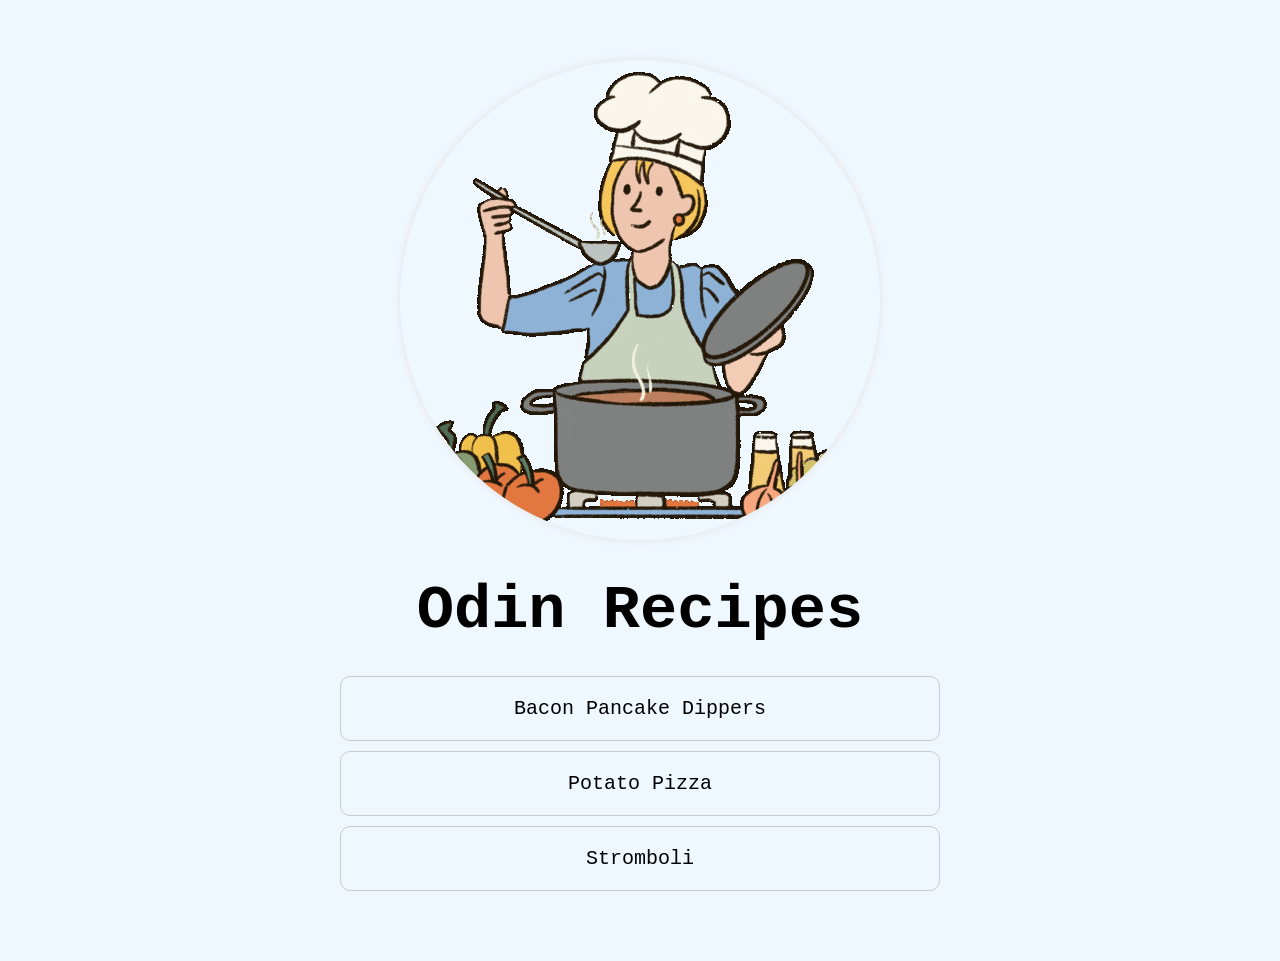
<file: index.html>
<!DOCTYPE html>
<html lang="en">
<head>
    <meta charset="UTF-8">
    <meta name="viewport" content="width=device-width, initial-scale=1.0">
    <title>Odin Recipes</title>
    <link rel="stylesheet" href="css/style.css">
</head>
<body>
    <div class="container home">
        <img src="images/cooking.gif" alt="Female chef cooking GIF">
        <h1>Odin Recipes</h1>
        <ul>
            <li><a href="recipes/bacon-pancake-dippers.html">Bacon Pancake Dippers</a></li>
            <li><a href="recipes/potato-pizza.html">Potato Pizza</a></li>
            <li><a href="recipes/stromboli.html">Stromboli</a></li>
        </ul>
    </div>
</body>
</html>
</file>
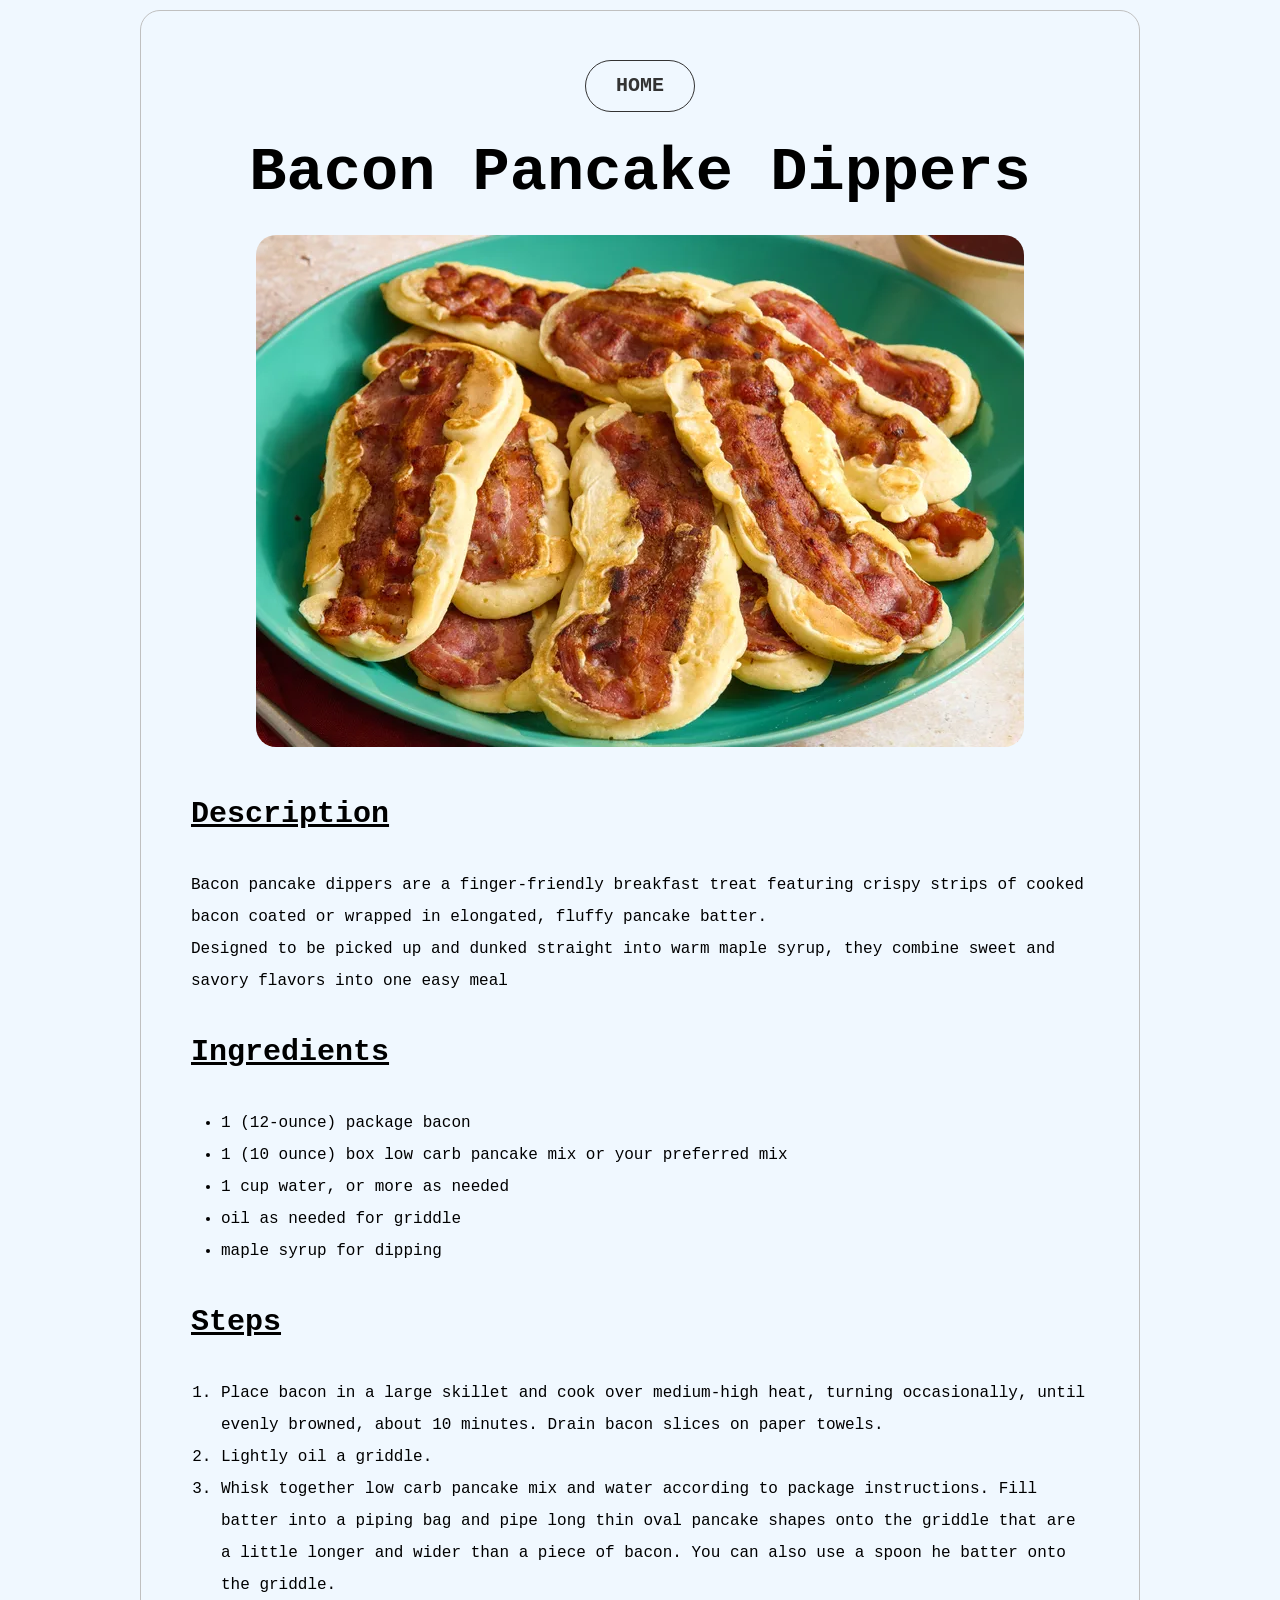
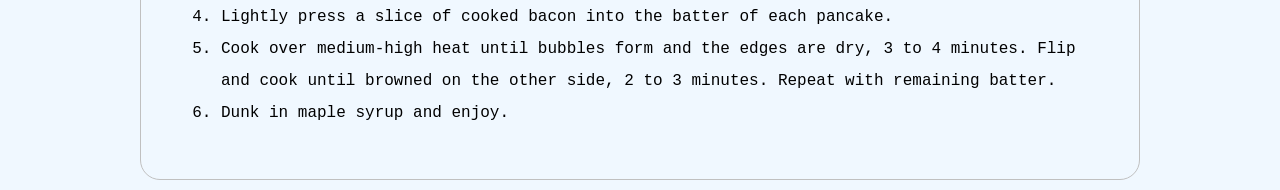
<file: recipes/bacon-pancake-dippers.html>
<!DOCTYPE html>
<html lang="en">
<head>
    <meta charset="UTF-8">
    <meta name="viewport" content="width=device-width, initial-scale=1.0">
    <title>Bacon Pancake Dippers</title>

    <link rel="stylesheet" href="../css/style.css">
</head>
<body>
    <div class="container page">
        <a class="home-button" href="../index.html">
            HOME
        </a>
        <h1>Bacon Pancake Dippers</h1>
        <img src="../images/bacon-pancake-dippers.png" alt="Bacon Pancake Dippers" width="768" height="512" style="object-fit: cover;">
        
        <h2>Description</h2>
        <p>Bacon pancake dippers are a finger-friendly breakfast treat featuring crispy strips of cooked bacon coated or wrapped in elongated, fluffy pancake batter.</p>

        <p>Designed to be picked up and dunked straight into warm maple syrup, they combine sweet and savory flavors into one easy meal</p>

        <h2>Ingredients</h2>
        <ul>
            <li>1 (12-ounce) package bacon</li>
            <li>1 (10 ounce) box low carb pancake mix or your preferred mix</li>
            <li>1 cup water, or more as needed</li>
            <li>oil as needed for griddle</li>
            <li>maple syrup for dipping</li>
        </ul>

        <h2>Steps</h2>
        <ol>
            <li>Place bacon in a large skillet and cook over medium-high heat, turning occasionally, until evenly browned, about 10 minutes. Drain bacon slices on paper towels.</li>
            <li>Lightly oil a griddle.</li>
            <li>Whisk together low carb pancake mix and water according to package instructions. Fill batter into a piping bag and pipe long thin oval pancake shapes onto the griddle that are a little longer and wider than a piece of bacon. You can also use a spoon he batter onto the griddle.</li>
            <li>Lightly press a slice of cooked bacon into the batter of each pancake.</li>
            <li>Cook over medium-high heat until bubbles form and the edges are dry, 3 to 4 minutes. Flip and cook until browned on the other side, 2 to 3 minutes. Repeat with remaining batter.</li>
            <li>Dunk in maple syrup and enjoy.</li>
        </ol>
    </div>
</body>
</html>
</file>
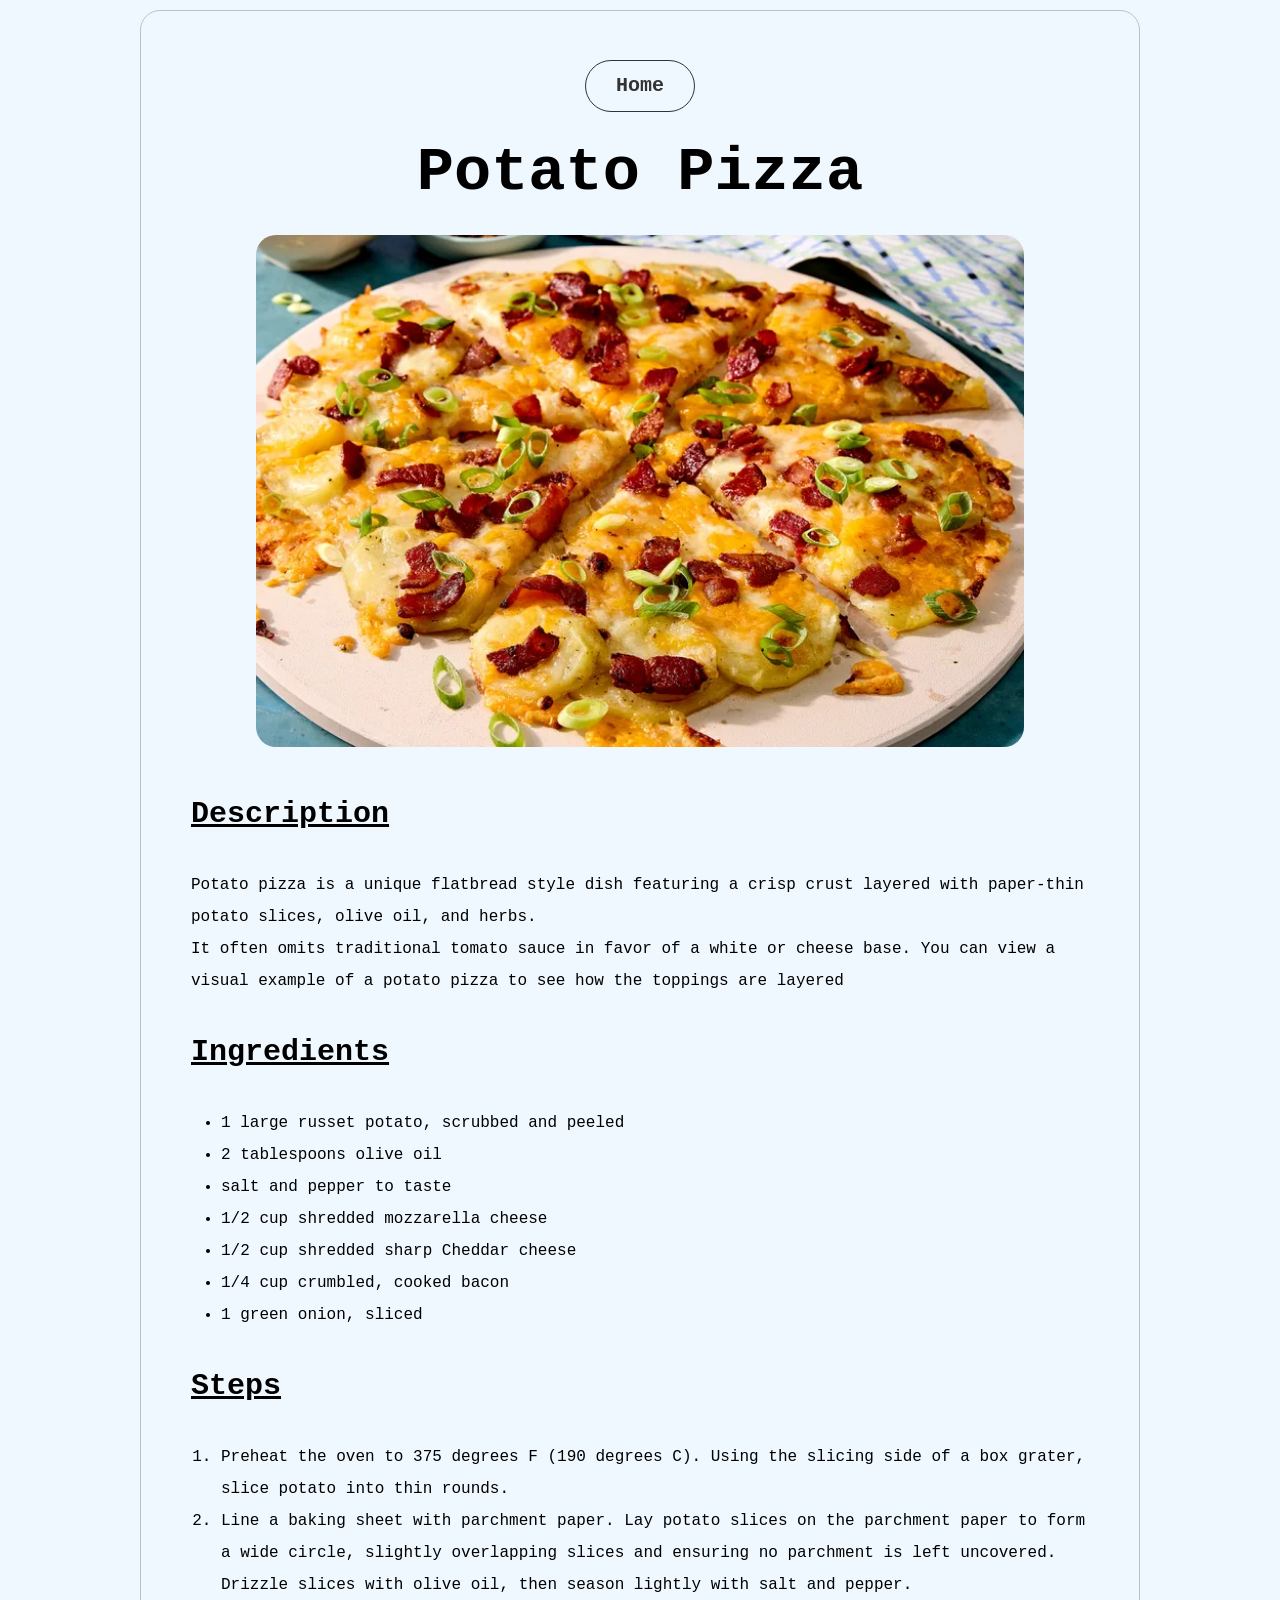
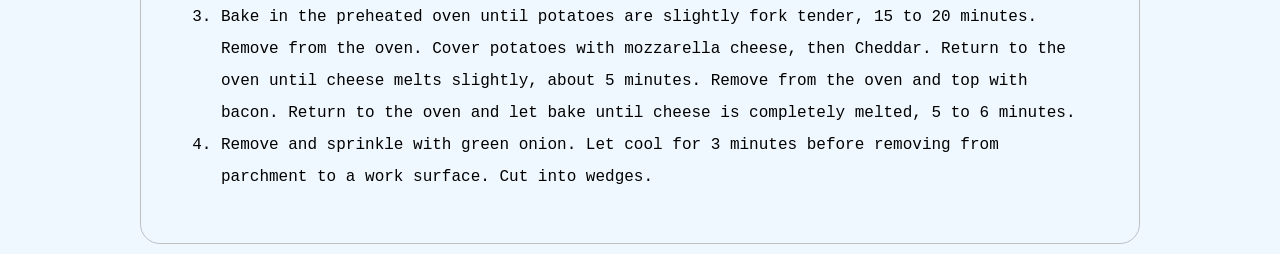
<file: recipes/potato-pizza.html>
<!DOCTYPE html>
<html lang="en">
<head>
    <meta charset="UTF-8">
    <meta name="viewport" content="width=device-width, initial-scale=1.0">
    <title>Potato Pizza</title>
    <link rel="stylesheet" href="../css/style.css">
</head>
<body>
    <div class="container page">
    <a class="home-button" href="../index.html">Home</a>
    <h1>Potato Pizza</h1>
    <img src="../images/potato-pizza.png" alt="Potato Pizza" width="768" height="512" style="object-fit: cover;">
    <h2>Description</h2>
    <p>
        Potato pizza is a unique flatbread style dish featuring a crisp crust layered with paper-thin potato slices, olive oil, and herbs.
    </p>
    <p>
        It often omits traditional tomato sauce in favor of a white or cheese base. You can view a visual example of a potato pizza to see how the toppings are layered
    </p>
    <h2>Ingredients</h2>
    <ul>
        <li>1 large russet potato, scrubbed and peeled</li>
        <li>2 tablespoons olive oil</li>
        <li>salt and pepper to taste</li>
        <li>1/2 cup shredded mozzarella cheese</li>
        <li>1/2 cup shredded sharp Cheddar cheese</li>
        <li>1/4 cup crumbled, cooked bacon</li>
        <li>1 green onion, sliced</li>
    </ul>

    <h2>Steps</h2>
    <ol>
        <li>Preheat the oven to 375 degrees F (190 degrees C). Using the slicing side of a box grater, slice potato into thin rounds.</li>
        <li>Line a baking sheet with parchment paper. Lay potato slices on the parchment paper to form a wide circle, slightly overlapping slices and ensuring no parchment is left uncovered. Drizzle slices with olive oil, then season lightly with salt and pepper. </li>
        <li>Bake in the preheated oven until potatoes are slightly fork tender, 15 to 20 minutes. Remove from the oven. Cover potatoes with mozzarella cheese, then Cheddar. Return to the oven until cheese melts slightly, about 5 minutes. Remove from the oven and top with bacon. Return to the oven and let bake until cheese is completely melted, 5 to 6 minutes.</li>
        <li>Remove and sprinkle with green onion. Let cool for 3 minutes before removing from parchment to a work surface. Cut into wedges.</li>
    </ol>
    </div>
</body>
</html>
</file>
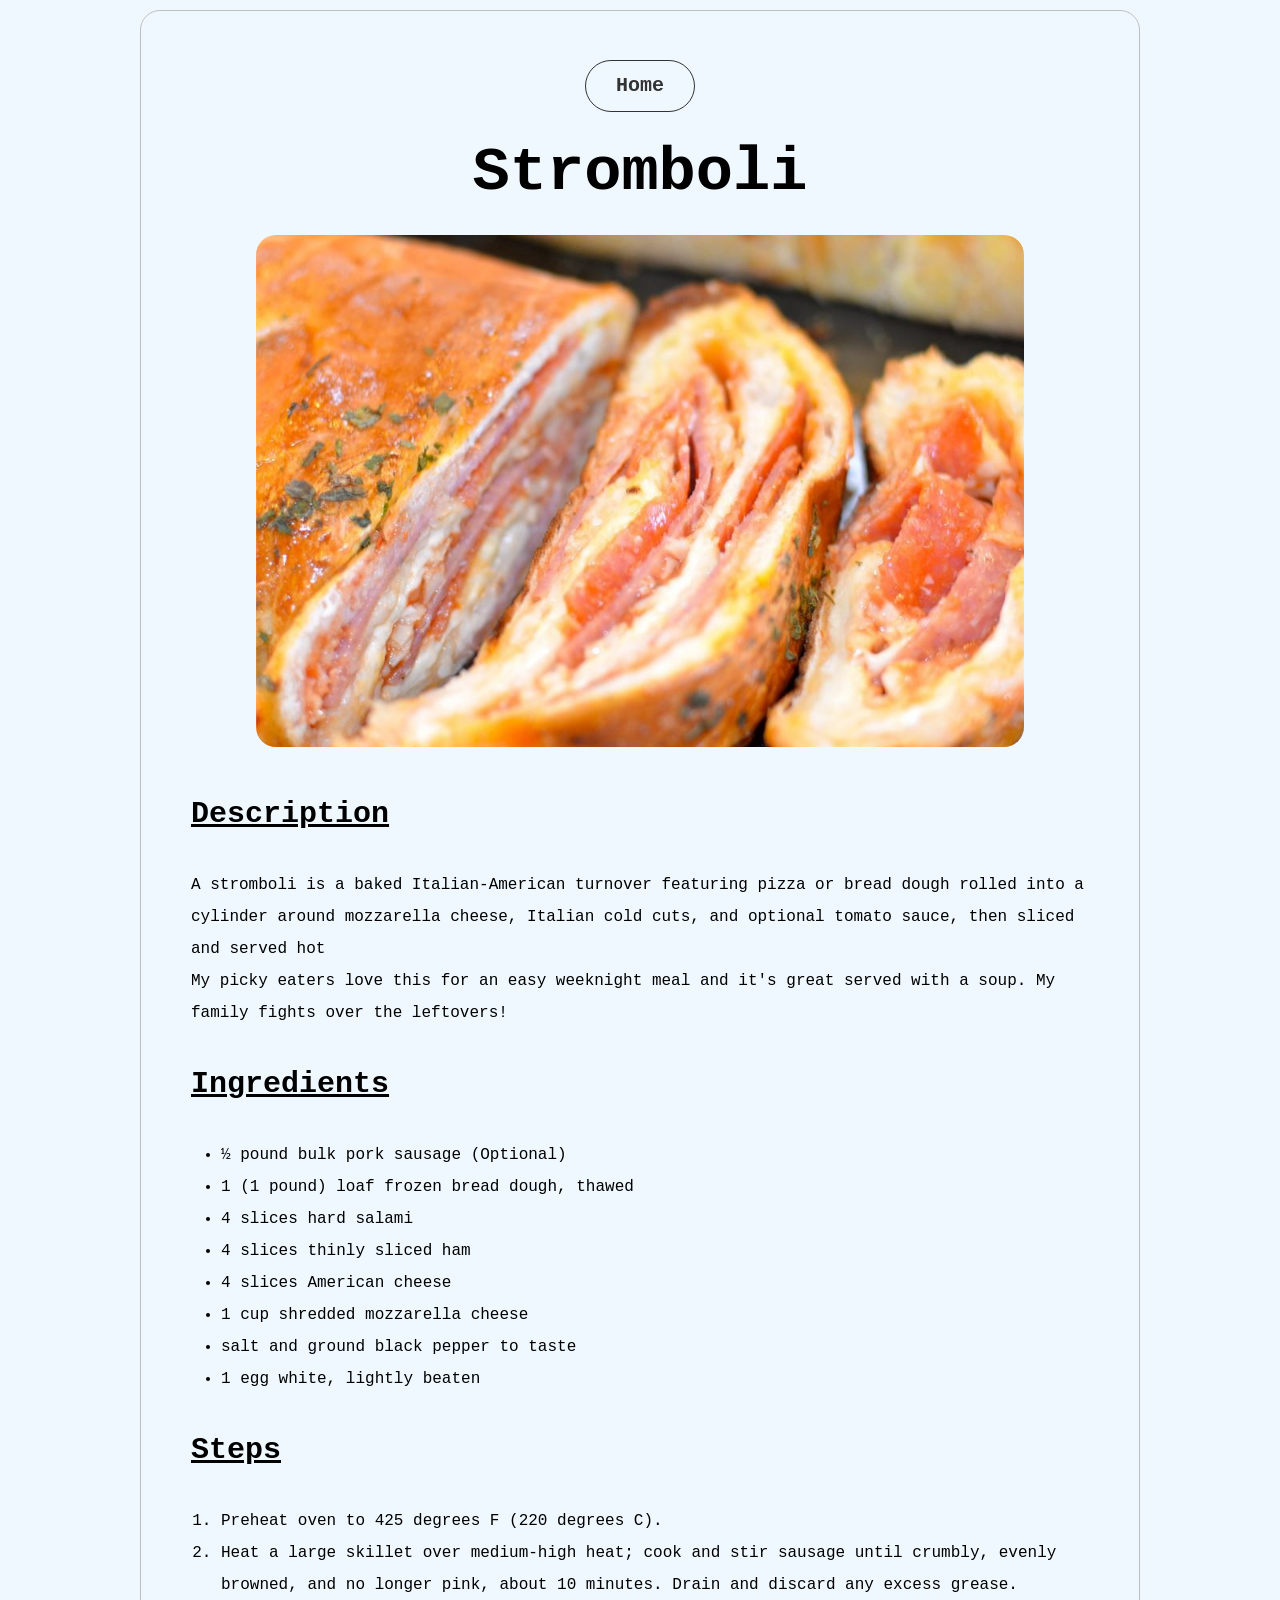
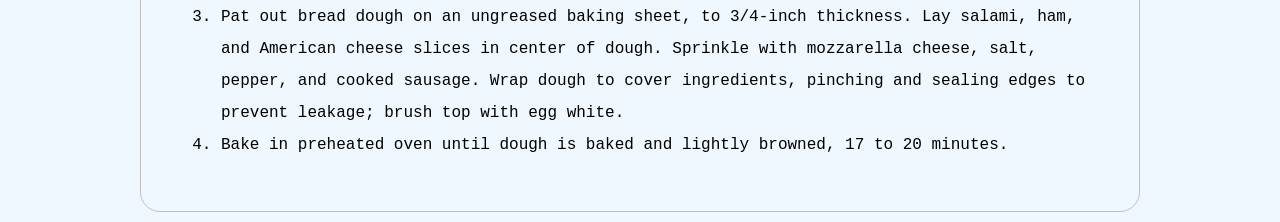
<file: recipes/stromboli.html>
<!DOCTYPE html>
<html lang="en">
<head>
    <meta charset="UTF-8">
    <meta name="viewport" content="width=device-width, initial-scale=1.0">
    <title>Stromboli</title>

    <link rel="stylesheet" href="../css/style.css">
</head>
<body>
    <div class="container page">
    <a class="home-button" href="../index.html">Home</a>
    <h1>Stromboli</h1>
    <img src="../images/stromboli.png" alt="Stromboli" width="768" height="512" style="object-fit: cover;">
    <h2>Description</h2>
    <p>
        A stromboli is a baked Italian-American turnover featuring pizza or bread dough rolled into a cylinder around mozzarella cheese, Italian cold cuts, and optional tomato sauce, then sliced and served hot
    </p>
    <p>My picky eaters love this for an easy weeknight meal and it's great served with a soup. My family fights over the leftovers!</p>
    <h2>Ingredients</h2>
    <ul>
        <li>½ pound bulk pork sausage (Optional)</li>
        <li>1 (1 pound) loaf frozen bread dough, thawed</li>
        <li>4 slices hard salami</li>
        <li>4 slices thinly sliced ham</li>
        <li>4 slices American cheese</li>
        <li>1 cup shredded mozzarella cheese</li>
        <li>salt and ground black pepper to taste</li>
        <li>1 egg white, lightly beaten</li>
    </ul>
    <h2>Steps</h2>
    <ol>
        <li>Preheat oven to 425 degrees F (220 degrees C).</li>
        <li>Heat a large skillet over medium-high heat; cook and stir sausage until crumbly, evenly browned, and no longer pink, about 10 minutes. Drain and discard any excess grease.</li>
        <li>Pat out bread dough on an ungreased baking sheet, to 3/4-inch thickness. Lay salami, ham, and American cheese slices in center of dough. Sprinkle with mozzarella cheese, salt, pepper, and cooked sausage. Wrap dough to cover ingredients, pinching and sealing edges to prevent leakage; brush top with egg white.</li>
        <li>Bake in preheated oven until dough is baked and lightly browned, 17 to 20 minutes.</li>
    </ol>
    </div>
</body>
</html>
</file>
<file: css/style.css>
*{
    margin: 0;
    padding: 0;
    box-sizing: border-box;
}

body{
    background-color: aliceblue;
    font-family: 'Courier New', Courier, monospace;
}
.container{
    width: 700px;
    margin: 10px auto;
    padding: 50px;
    text-align: center;
}

.home h1,
.home img{
    margin-bottom: 30px;   
}

h1{
    font-size: 62px;
}

.home img{
    box-shadow: 0 0 10px #e2e2e2;
    border-radius: 50%;
}
.home li{
    list-style: none;
}

li a{
    display: block;
    text-decoration: none;
    font-size: 20px;
    color: #000;
    border: 1px solid #cacaca;
    margin-bottom: 10px;
    padding: 20px;
    border-radius: 10px;
}

li a:hover,
.container.page .home-button:hover{
    background-color: #b6b6b6;
    color: white;
    outline: none;
}

/* PAGE CONTAINER */

.container.page{
    width: 1000px;
    border: 1px solid #c0c0c0;
    border-radius: 20px;
    line-height: 2;

}
.container.page .home-button{
    text-decoration: none;
    color: #333;
    font-weight: bold;
    font-size: 20px;
    display: inline-block;
    outline: 1px solid #333;
    padding: 5px 30px;
    border-radius: 30px;
}
.container.page img{
    border-radius: 20px;
}

.container.page h2{
    margin: 25px 0;
    text-decoration: underline;
    font-size: 30px;
}

.container.page h2,
.container.page p,
.container.page li{
    text-align: left;
}

.container.page li{
    margin-left: 30px;
}
</file>
